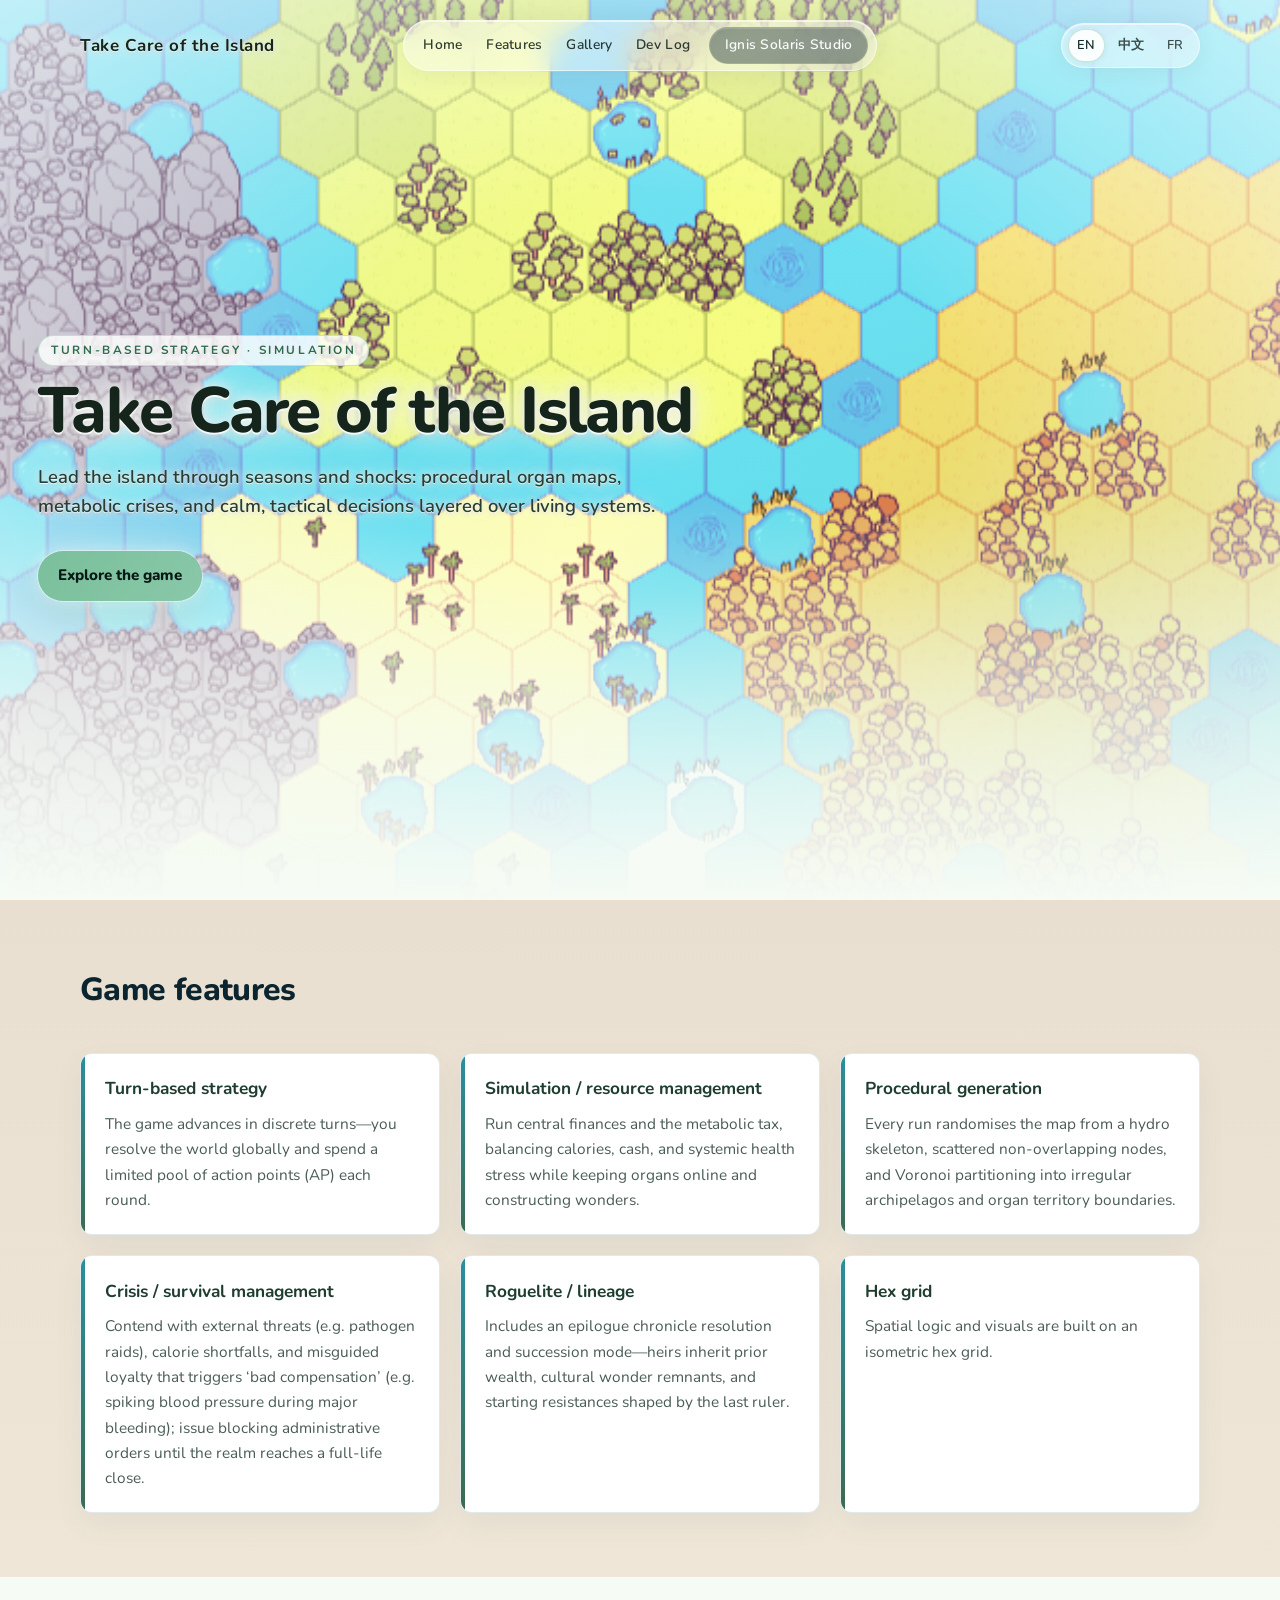
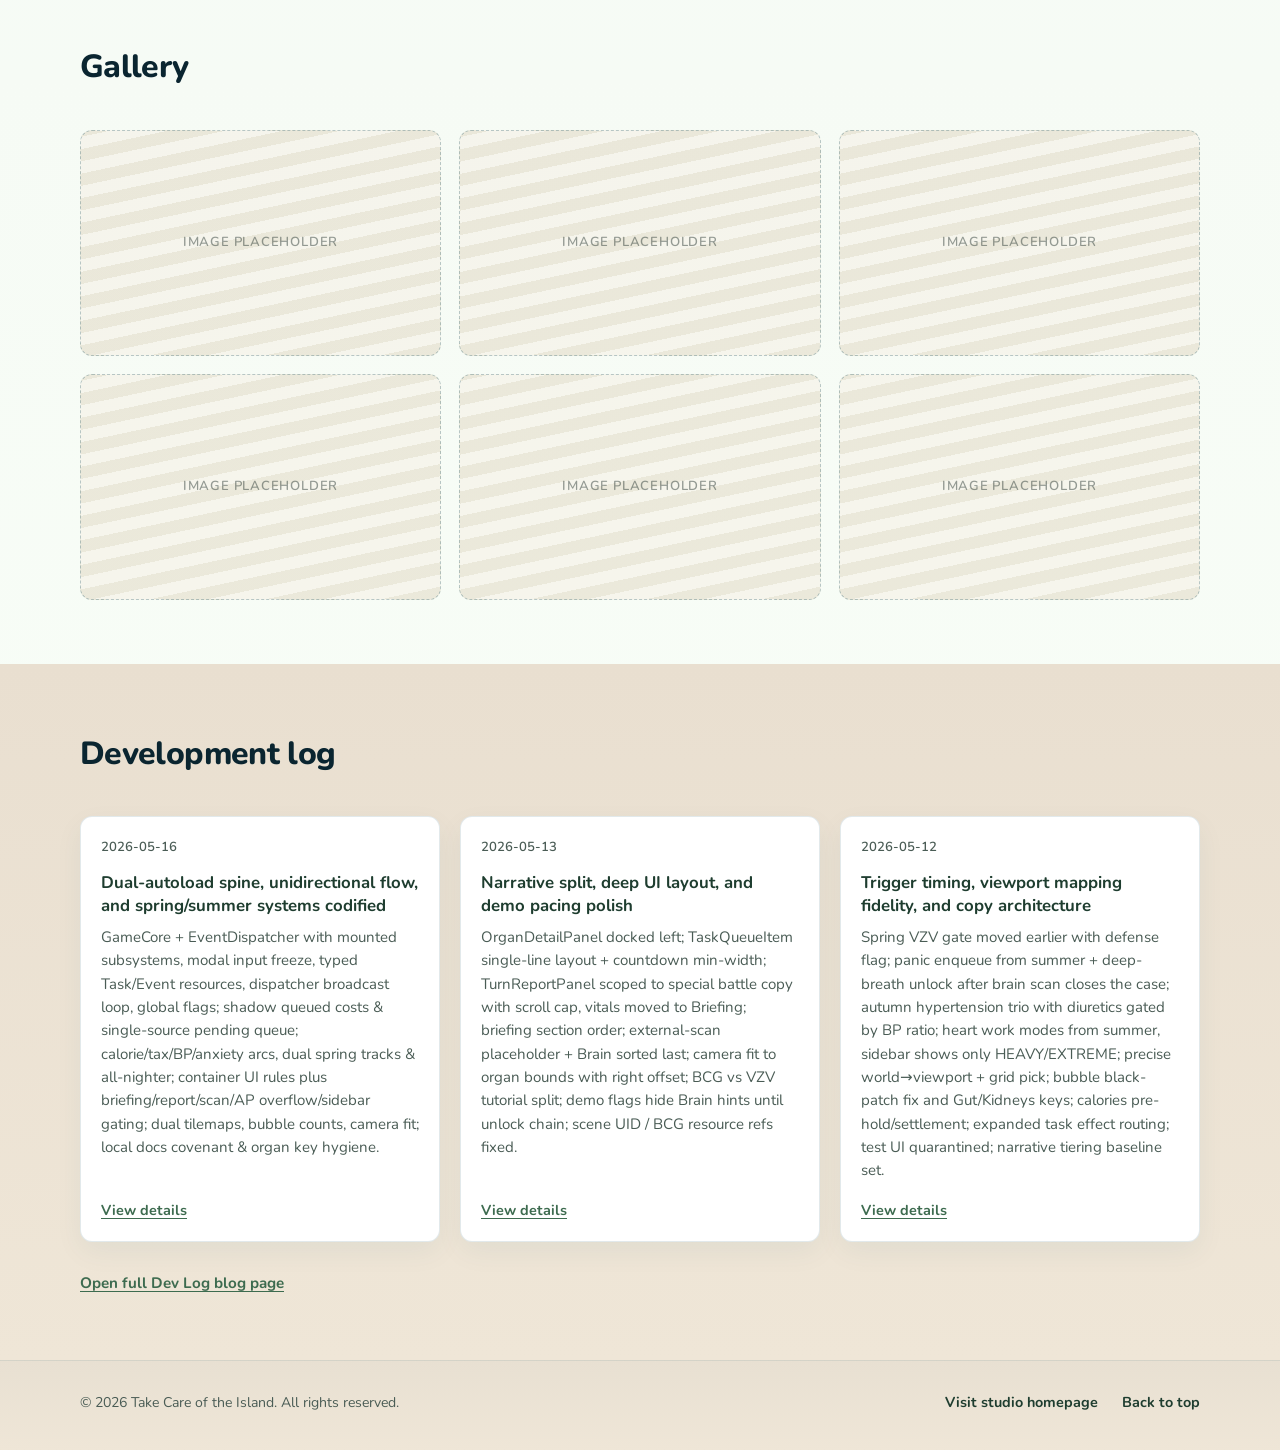
<file: index.html>
<!DOCTYPE html>
<html lang="en">
  <head>
    <meta charset="utf-8" />
    <meta name="viewport" content="width=device-width, initial-scale=1" />
    <meta
      name="description"
      content="Take Care of the Island — turn-based strategy simulation with procedural maps and metabolic crises."
    />
    <title>Take Care of the Island | Ignis Solaris Studio</title>
    <link rel="preconnect" href="https://fonts.googleapis.com" />
    <link rel="preconnect" href="https://fonts.gstatic.com" crossorigin />
    <link
      href="https://fonts.googleapis.com/css2?family=Nunito:wght@400;600;700;800&display=swap"
      rel="stylesheet"
    />
    <link rel="stylesheet" href="style.css" />
  </head>
  <body>
    <a class="skip-link" href="#main" data-i18n="a11y.skip">Skip to content</a>

    <header class="hero" id="top" aria-labelledby="hero-title">
      <div class="hero-media" aria-hidden="true"></div>
      <div class="hero-overlay" aria-hidden="true"></div>
      <nav class="hero-nav" aria-label="Primary">
        <div class="hero-nav-inner">
          <a class="brand hero-brand" href="index.html#top">Take Care of the Island</a>
          <div class="hero-nav-menu-wrap">
            <div class="glass-nav-pill">
              <a href="#top" data-i18n="nav.home">Home</a>
              <a href="#features" data-i18n="nav.features">Features</a>
              <a href="#gallery" data-i18n="nav.gallery">Gallery</a>
              <a href="devlog.html" data-i18n="nav.devlog">Dev Log</a>
              <a
                class="glass-nav-studio"
                href="https://ignissolarisstudio.com/?lang=en#welcome"
                target="_blank"
                rel="noopener noreferrer"
                data-studio-link
                data-i18n="nav.studio"
                >Ignis Solaris Studio</a
              >
            </div>
          </div>
          <div class="lang-switch lang-switch--glass" role="group" aria-label="Language">
            <button type="button" data-lang="en" aria-current="true">EN</button>
            <button type="button" data-lang="zh">中文</button>
            <button type="button" data-lang="fr">FR</button>
          </div>
        </div>
      </nav>
      <div class="hero-content">
        <p class="hero-eyebrow" data-i18n="hero.eyebrow">Turn-based strategy · simulation</p>
        <h1 id="hero-title">Take Care of the Island</h1>
        <p class="hero-subtitle" data-i18n="hero.tagline"></p>
        <div class="hero-actions">
          <a class="hero-cta" href="#features" data-i18n="hero.cta.explore">Explore the game</a>
        </div>
      </div>
    </header>

    <main id="main">
      <section class="section section--muted" id="features" aria-labelledby="features-title">
        <div class="section__inner">
          <header class="section__head">
            <h2 class="section__title" id="features-title" data-i18n="features.title">Game features</h2>
          </header>
          <div class="feature-grid">
            <article class="feature-card">
              <h3 data-i18n="features.f1.title"></h3>
              <p data-i18n="features.f1.body"></p>
            </article>
            <article class="feature-card">
              <h3 data-i18n="features.f2.title"></h3>
              <p data-i18n="features.f2.body"></p>
            </article>
            <article class="feature-card">
              <h3 data-i18n="features.f3.title"></h3>
              <p data-i18n="features.f3.body"></p>
            </article>
            <article class="feature-card">
              <h3 data-i18n="features.f4.title"></h3>
              <p data-i18n="features.f4.body"></p>
            </article>
            <article class="feature-card">
              <h3 data-i18n="features.f5.title"></h3>
              <p data-i18n="features.f5.body"></p>
            </article>
            <article class="feature-card">
              <h3 data-i18n="features.f6.title"></h3>
              <p data-i18n="features.f6.body"></p>
            </article>
          </div>
        </div>
      </section>

      <section class="section" id="gallery" aria-labelledby="gallery-title">
        <div class="section__inner">
          <header class="section__head">
            <h2 class="section__title" id="gallery-title" data-i18n="gallery.title">Gallery</h2>
          </header>
          <div class="gallery-grid" role="list">
            <div class="gallery-item" role="listitem"><span data-i18n="gallery.placeholder"></span></div>
            <div class="gallery-item" role="listitem"><span data-i18n="gallery.placeholder"></span></div>
            <div class="gallery-item" role="listitem"><span data-i18n="gallery.placeholder"></span></div>
            <div class="gallery-item" role="listitem"><span data-i18n="gallery.placeholder"></span></div>
            <div class="gallery-item" role="listitem"><span data-i18n="gallery.placeholder"></span></div>
            <div class="gallery-item" role="listitem"><span data-i18n="gallery.placeholder"></span></div>
          </div>
        </div>
      </section>

      <section class="section section--muted" id="devlog" aria-labelledby="devlog-title">
        <div class="section__inner">
          <header class="section__head">
            <h2 class="section__title" id="devlog-title" data-i18n="devlog.title">Development log</h2>
            <p class="section__lead" data-i18n="devlog.lead"></p>
          </header>
          <div class="devlog-cards" id="devlog-cards"></div>
          <p class="devlog-open-full">
            <a class="devlog-open-full__link" href="devlog.html" data-i18n="devlog.openFull"></a>
          </p>
        </div>
      </section>
    </main>

    <footer class="site-footer">
      <div class="footer-bar">
        <p class="footer-copy">
          © <span id="y"></span> <span data-i18n="footer.copyLine"></span>
        </p>
        <nav class="footer-links" aria-label="Footer">
          <a
            href="https://ignissolarisstudio.com/?lang=en#welcome"
            target="_blank"
            rel="noopener noreferrer"
            data-studio-link
            data-i18n="footer.visitStudio"
            >Visit studio</a
          >
          <a href="#top" data-i18n="footer.top">Back to top</a>
        </nav>
      </div>
    </footer>

    <dialog class="devlog-dialog" id="devlog-dialog">
      <div class="devlog-dialog__panel" role="document">
        <button type="button" class="devlog-dialog__close" data-i18n="devlog.close">Close</button>
        <div class="devlog-dialog__body" id="devlog-dialog-body"></div>
      </div>
    </dialog>

    <script src="main.js" defer></script>
  </body>
</html>
</file>
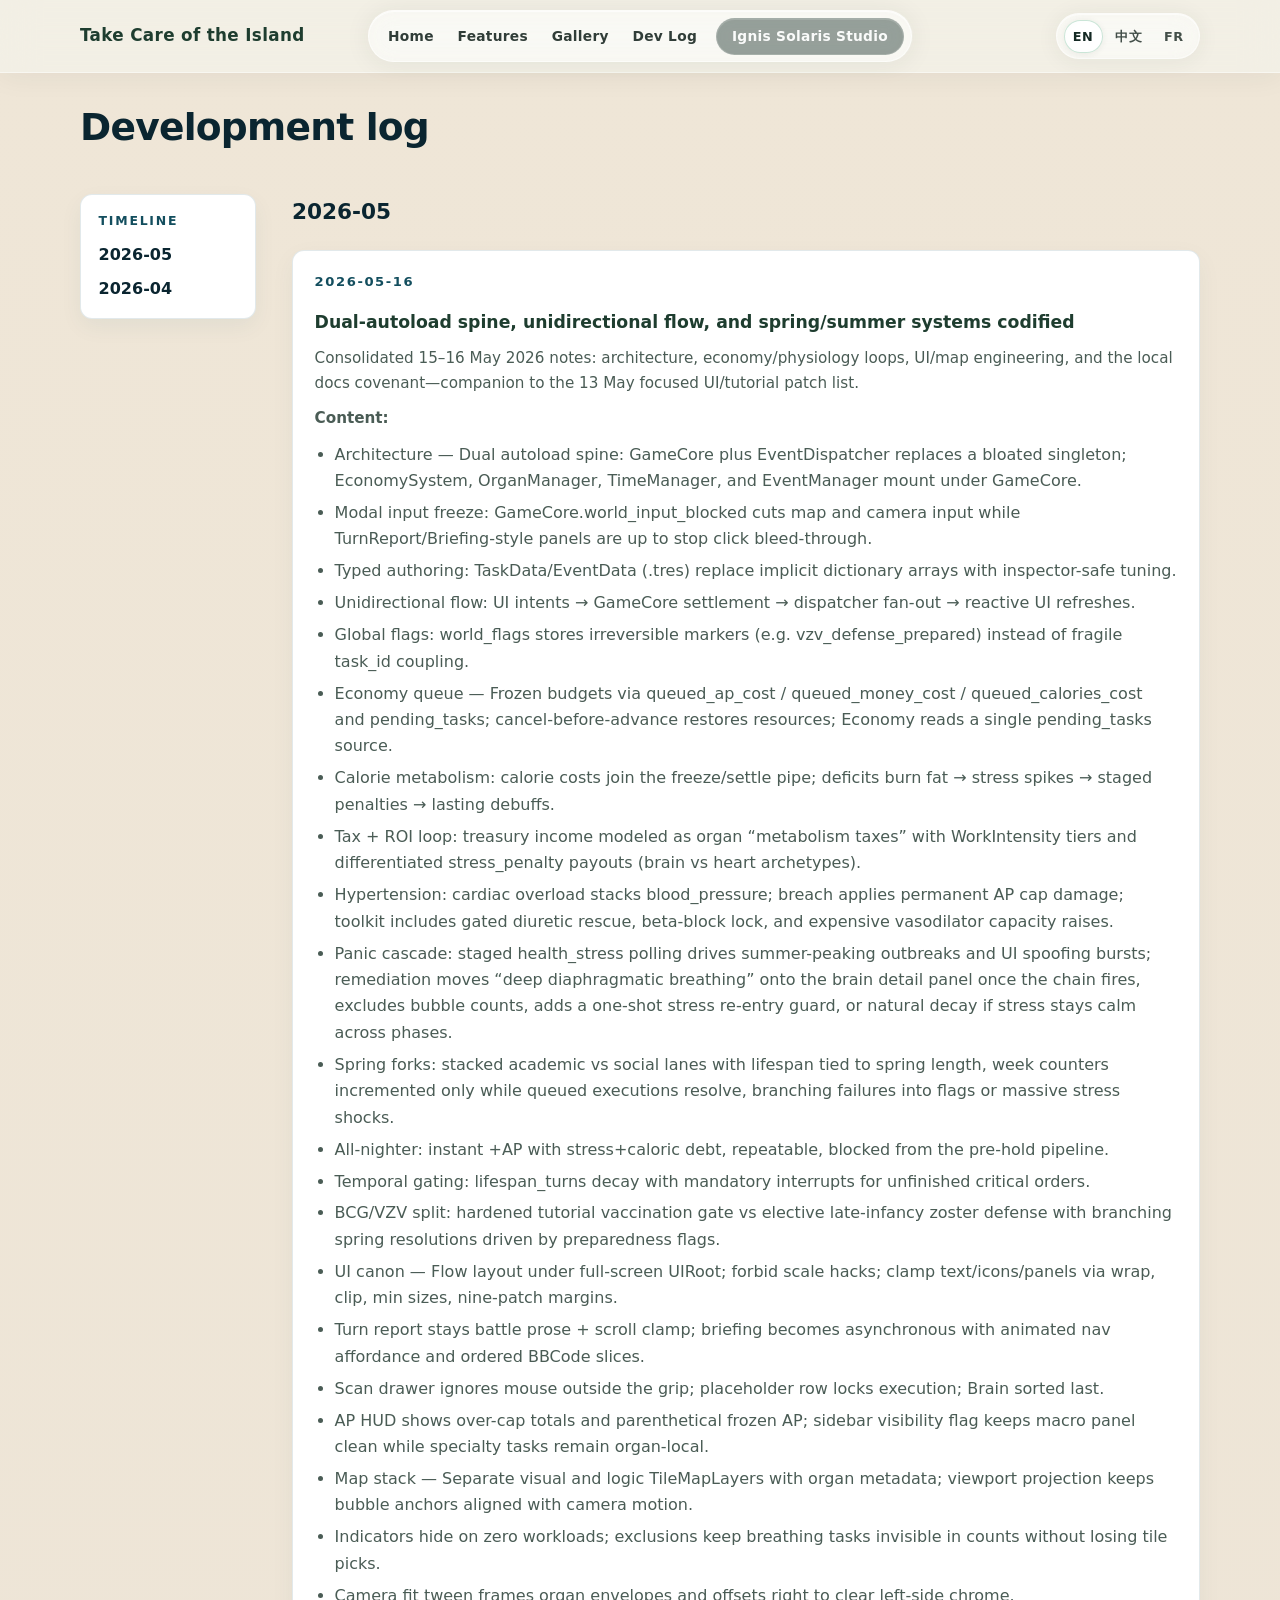
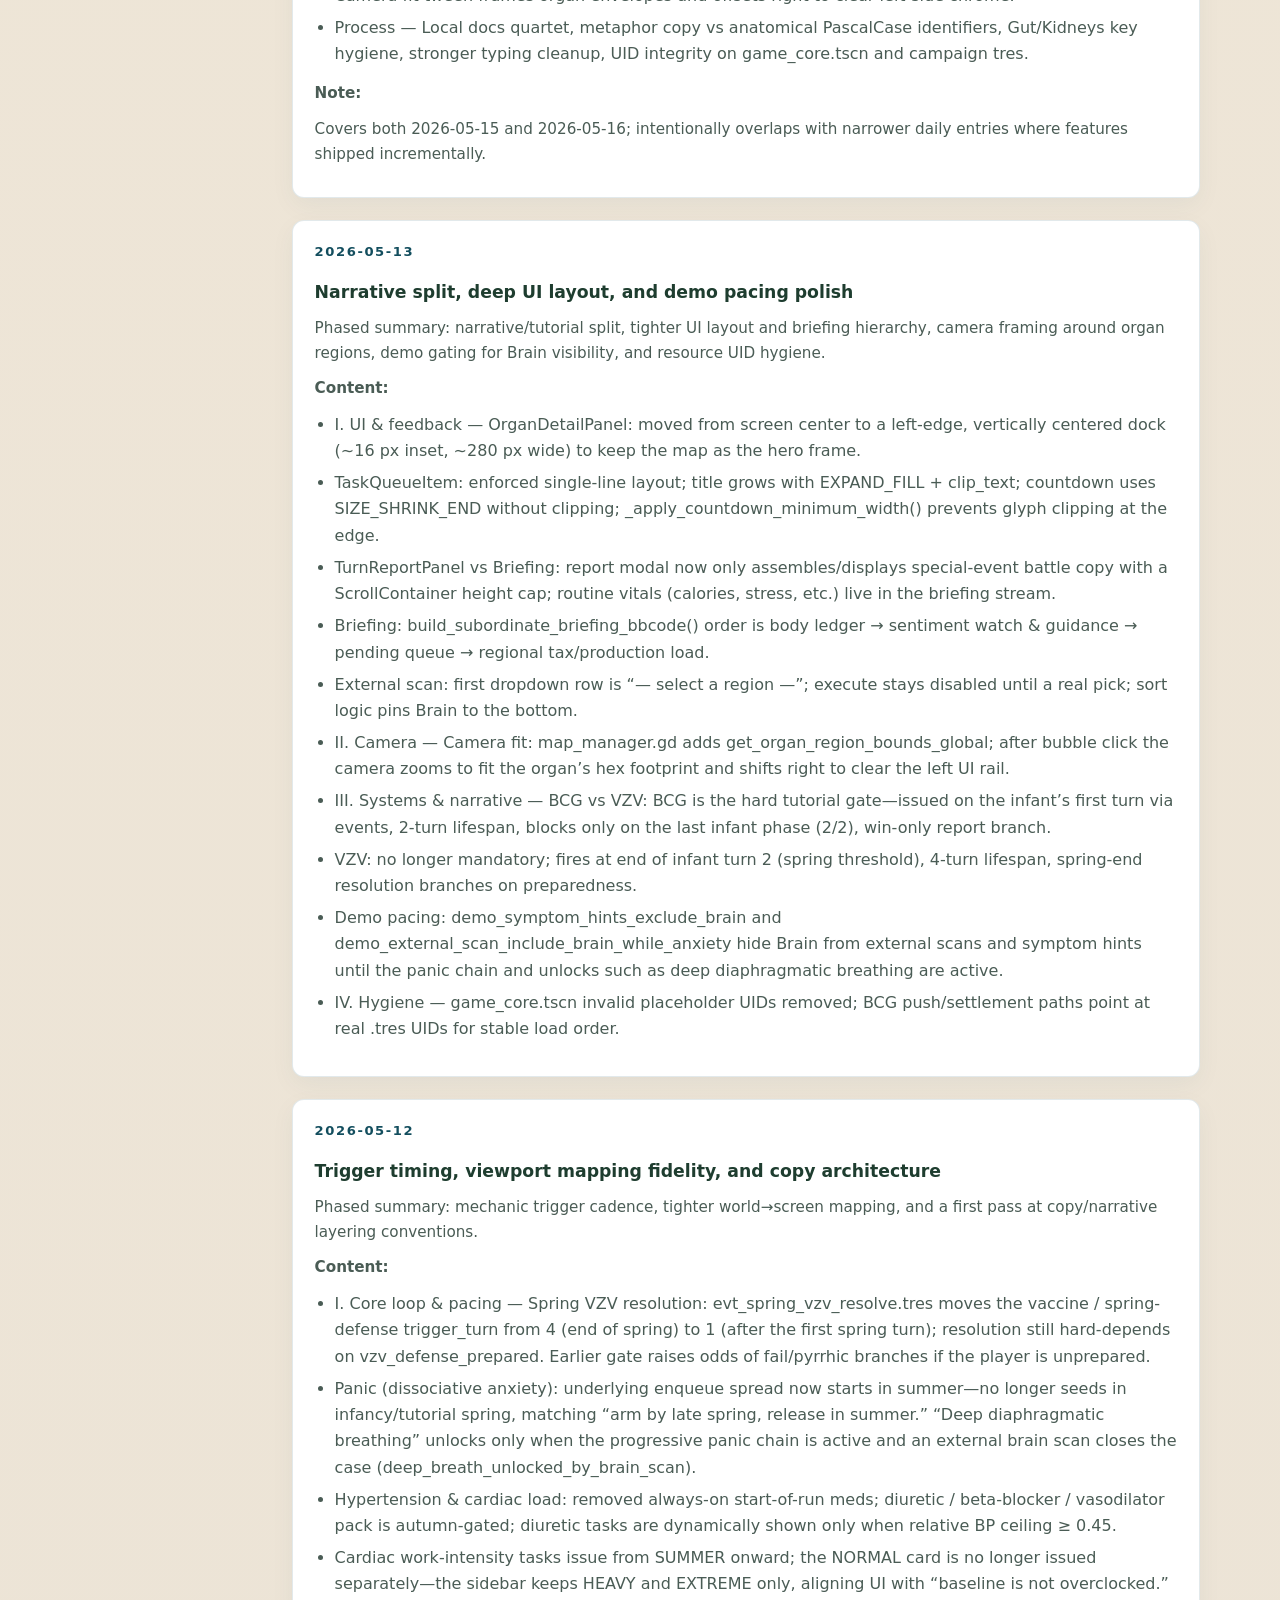
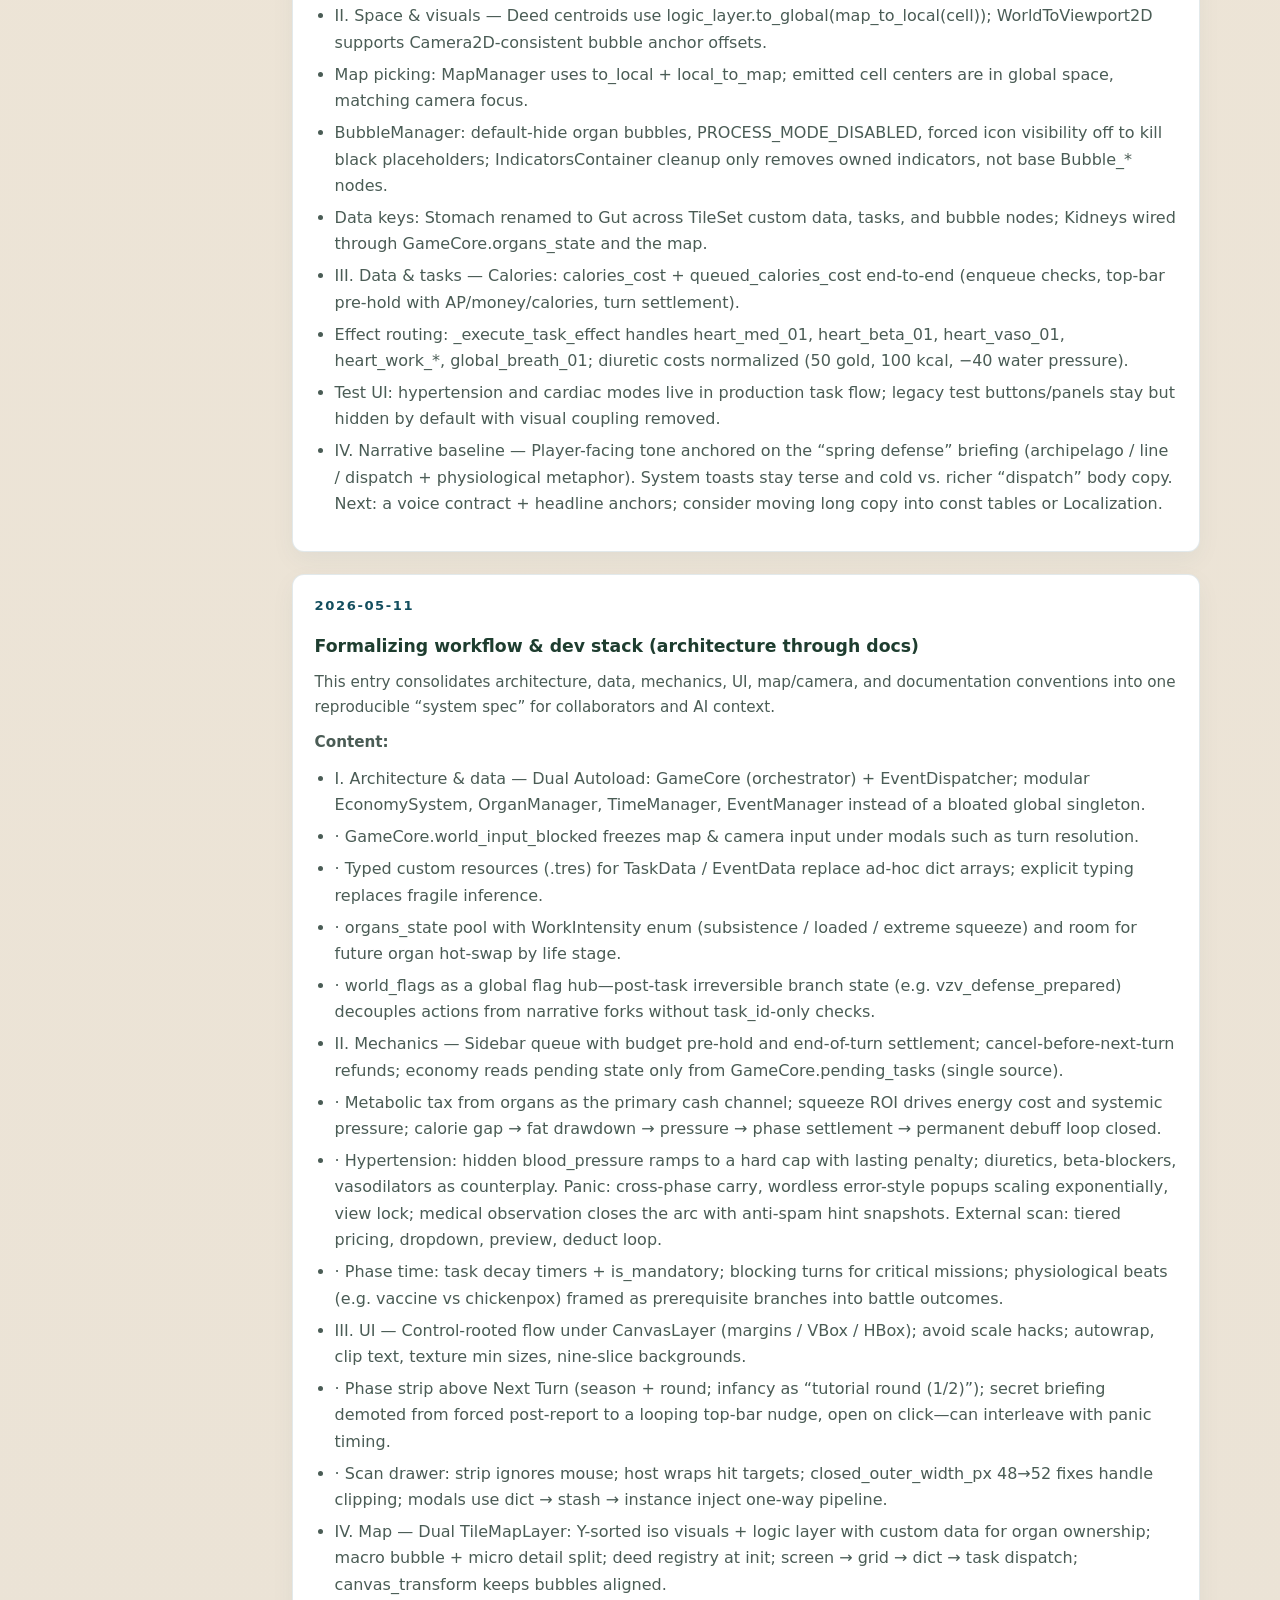
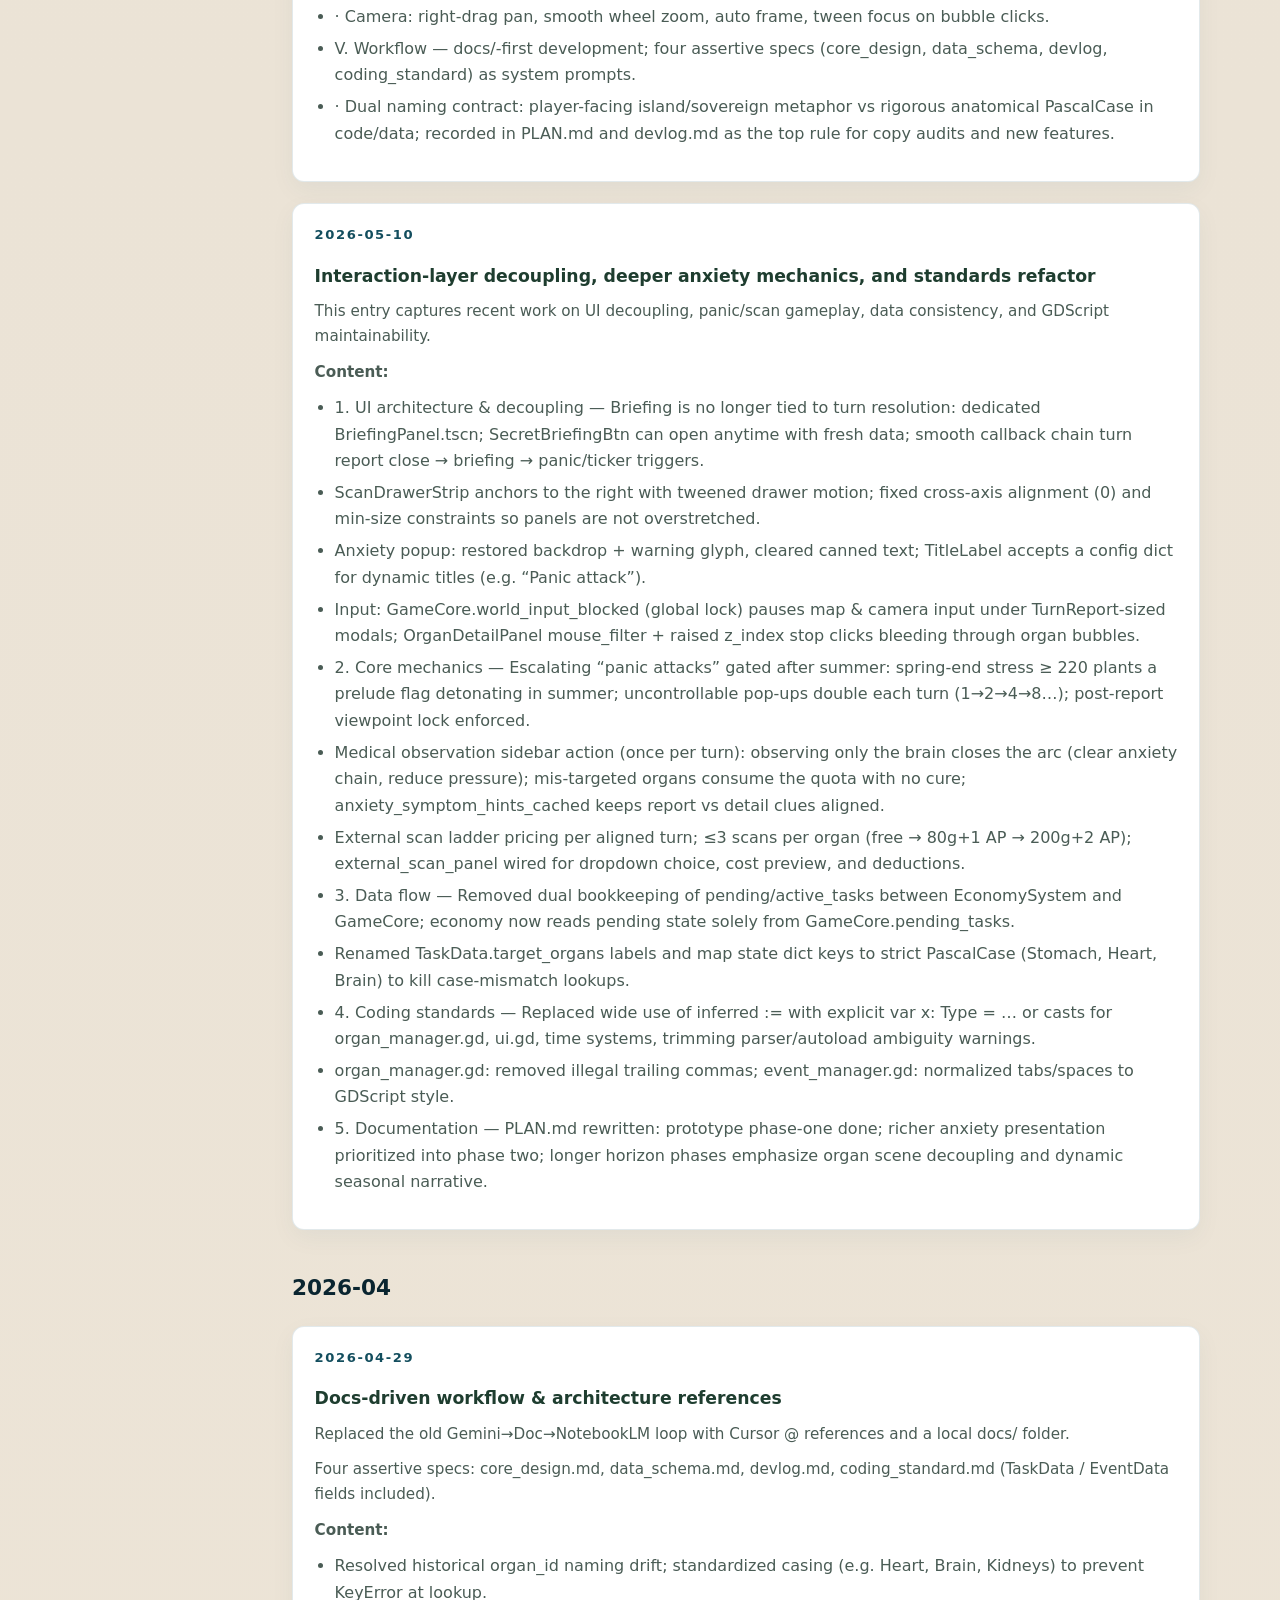
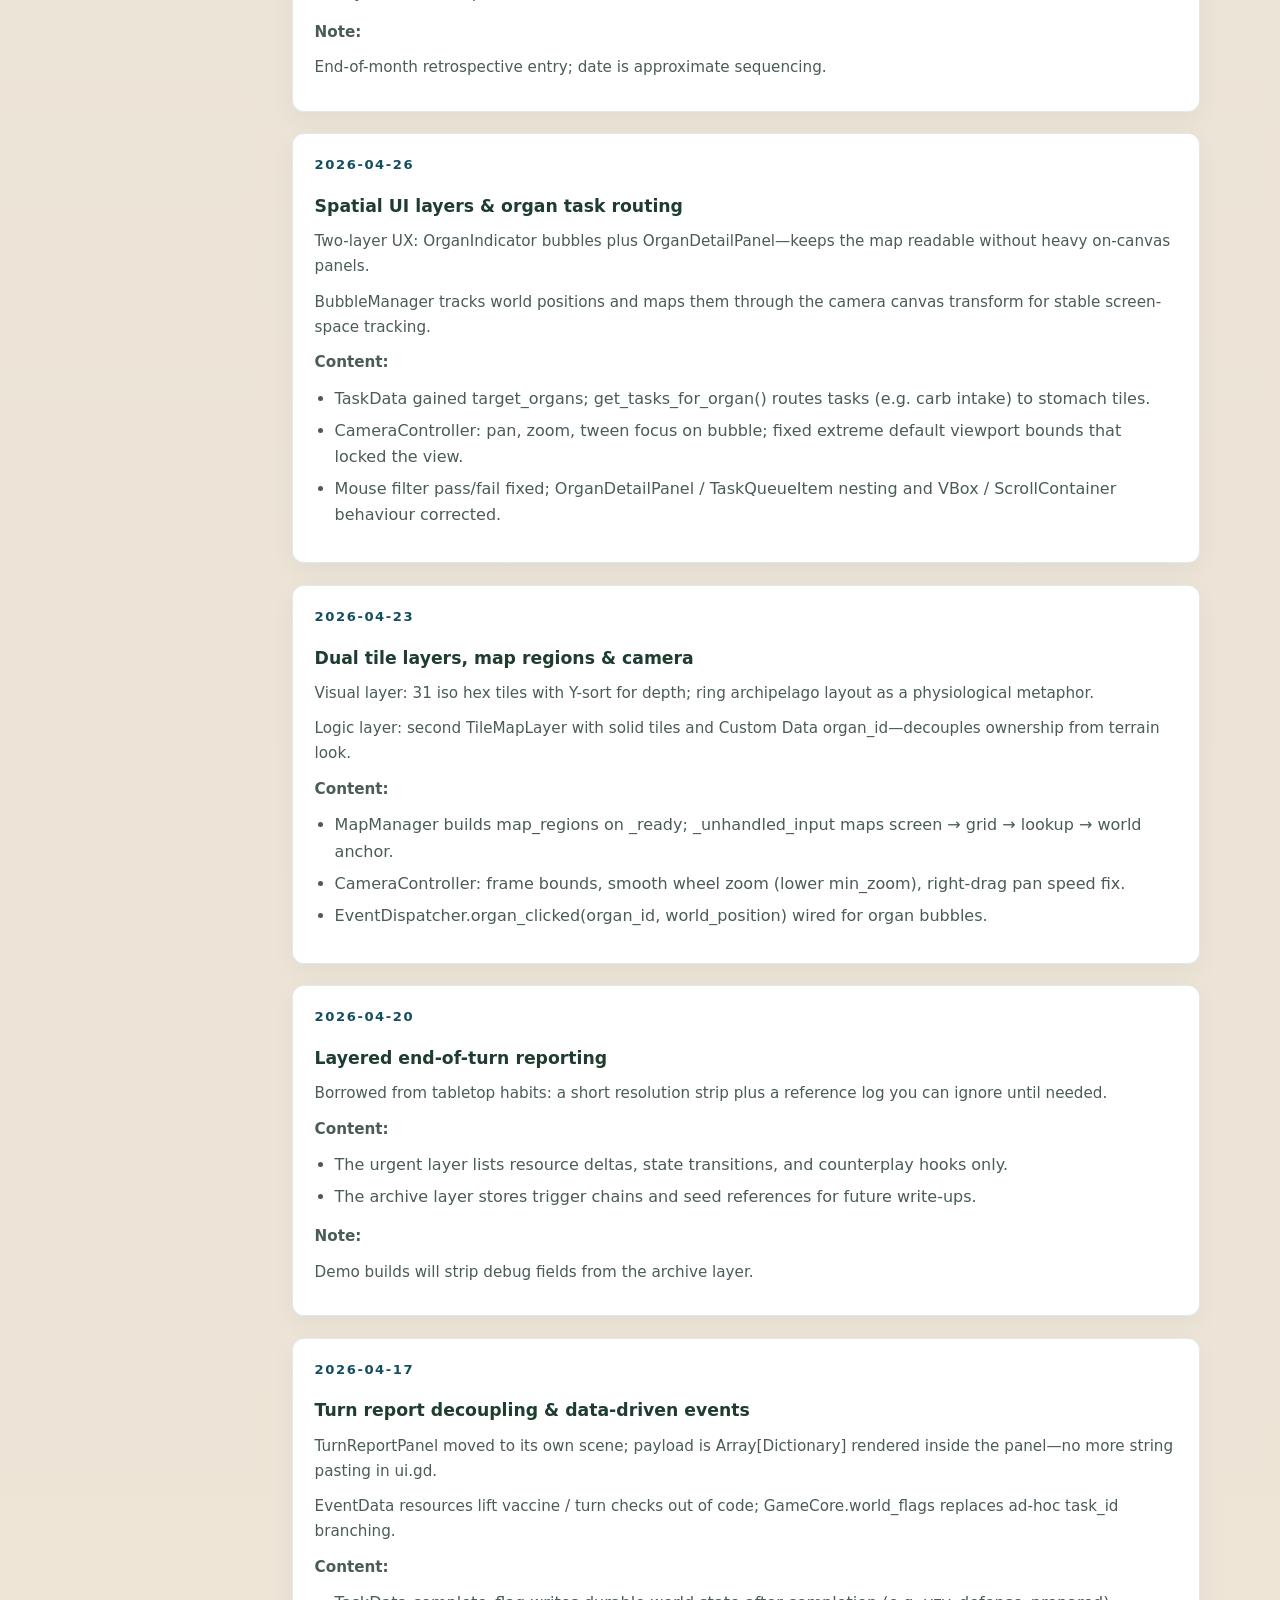
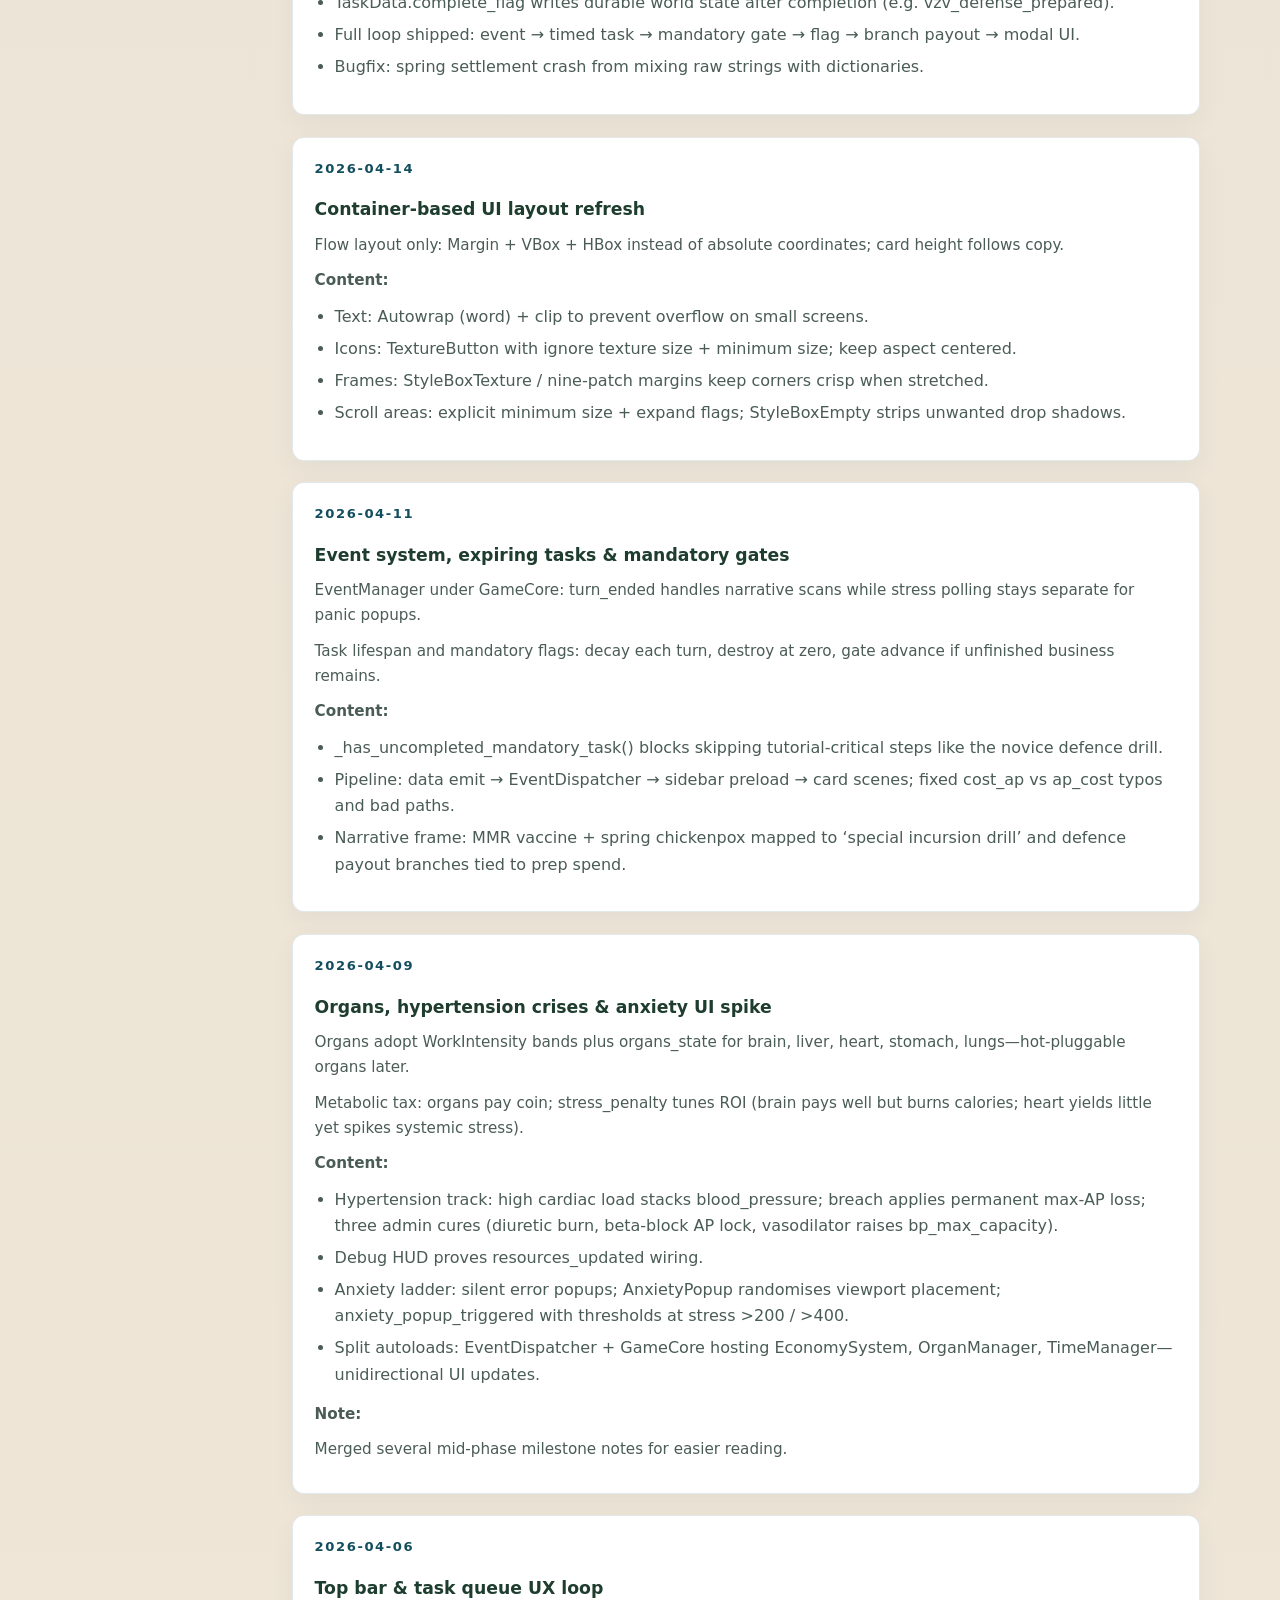
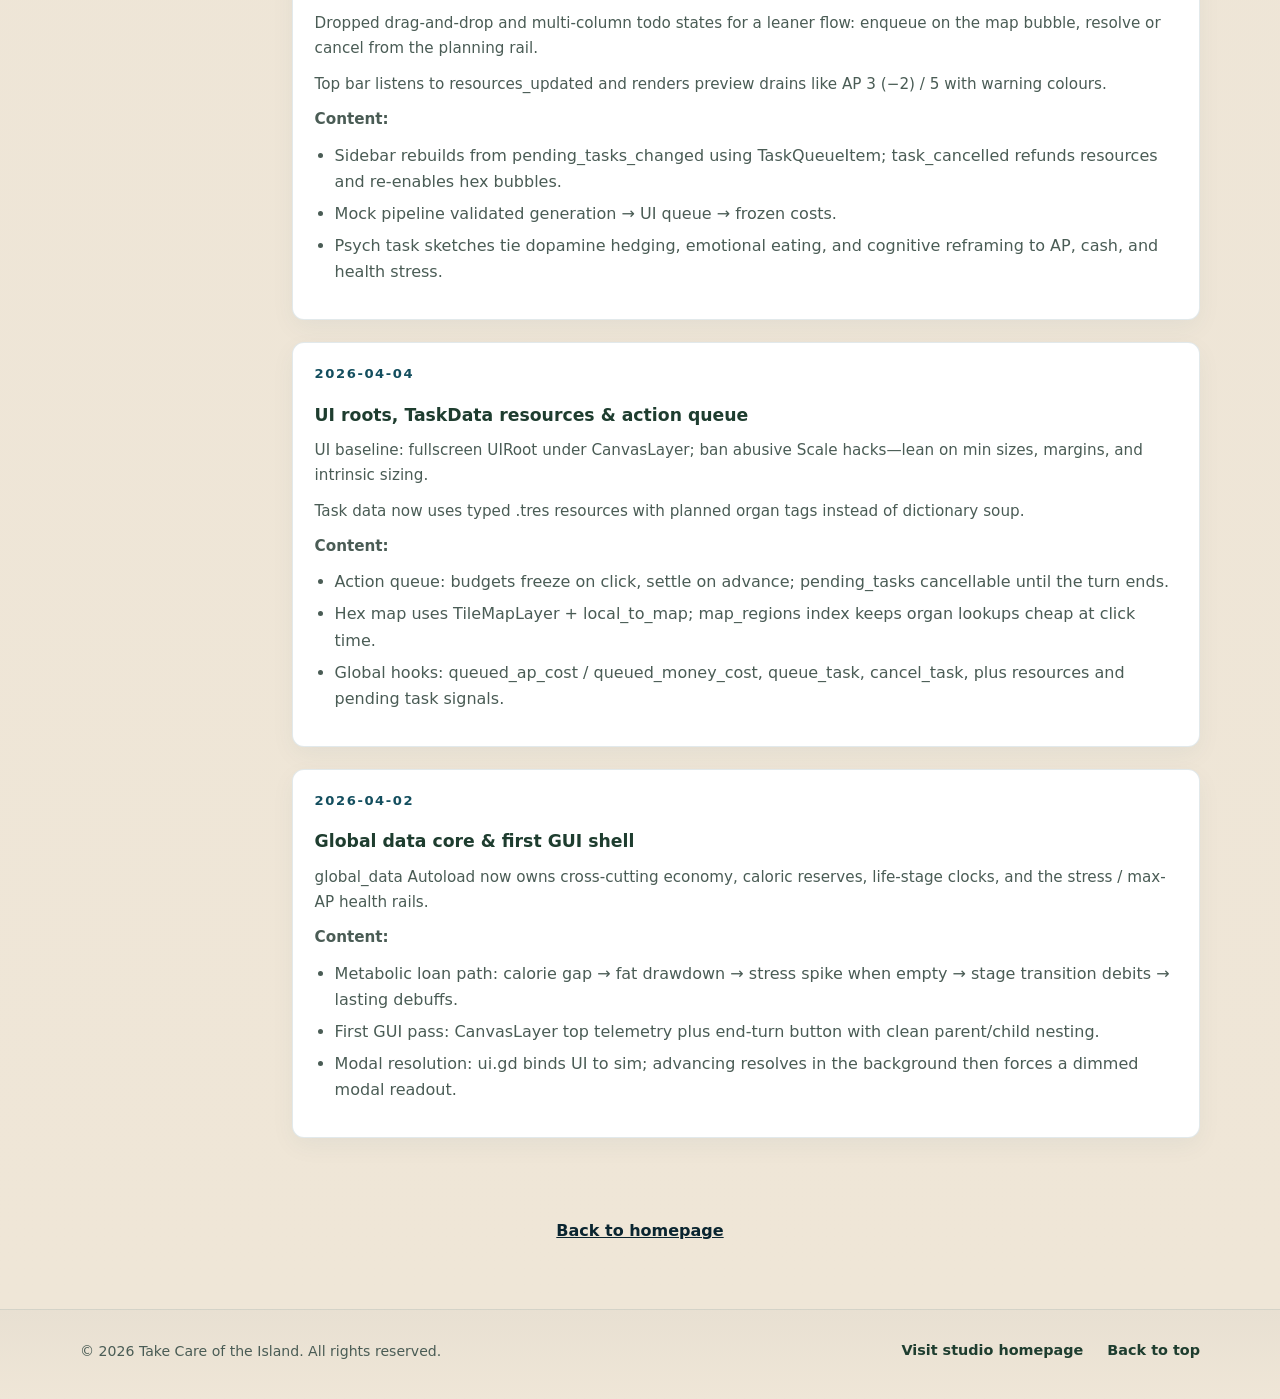
<file: devlog.html>
<!DOCTYPE html>
<html lang="en">
  <head>
    <meta charset="utf-8" />
    <meta name="viewport" content="width=device-width, initial-scale=1" />
    <meta name="description" content="Development log for Take Care of the Island." />
    <title>Development Log | Take Care of the Island</title>
    <link rel="stylesheet" href="style.css" />
  </head>
  <body class="page-devlog">
    <a class="skip-link" href="#main" data-i18n="a11y.skip">Skip to content</a>

    <header class="site-header site-header--glass" id="top">
      <div class="header-inner">
        <a class="brand" href="index.html#top">Take Care of the Island</a>
        <div class="header-nav-menu-wrap">
          <nav class="glass-nav-pill" aria-label="Primary">
            <a href="index.html#top" data-i18n="nav.home">Home</a>
            <a href="index.html#features" data-i18n="nav.features">Features</a>
            <a href="index.html#gallery" data-i18n="nav.gallery">Gallery</a>
            <a href="devlog.html" aria-current="page" data-i18n="nav.devlog">Dev Log</a>
            <a
              class="glass-nav-studio"
              href="https://ignissolarisstudio.com/?lang=en#welcome"
              target="_blank"
              rel="noopener noreferrer"
              data-studio-link
              data-i18n="nav.studio"
              >Ignis Solaris Studio</a
            >
          </nav>
        </div>
        <div class="lang-switch lang-switch--glass" role="group" aria-label="Language">
          <button type="button" data-lang="en" aria-current="true">EN</button>
          <button type="button" data-lang="zh">中文</button>
          <button type="button" data-lang="fr">FR</button>
        </div>
      </div>
    </header>

    <main class="sub-main" id="main">
      <div class="section__inner devlog-page">
        <header class="section__head devlog-page__head">
          <h1 class="section__title devlog-page__title" data-i18n="devlog.pageTitle">Development log</h1>
        </header>
        <div class="devlog-timeline" id="devlog-timeline"></div>
        <p class="devlog-back">
          <a href="index.html#top" data-i18n="devlog.backHome">Back to homepage</a>
        </p>
      </div>
    </main>

    <footer class="site-footer">
      <div class="footer-bar">
        <p class="footer-copy">
          © <span id="y"></span> <span data-i18n="footer.copyLine"></span>
        </p>
        <nav class="footer-links" aria-label="Footer">
          <a
            href="https://ignissolarisstudio.com/?lang=en#welcome"
            target="_blank"
            rel="noopener noreferrer"
            data-studio-link
            data-i18n="footer.visitStudio"
            >Visit studio</a
          >
          <a href="index.html#top" data-i18n="footer.top">Back to top</a>
        </nav>
      </div>
    </footer>

    <script src="main.js" defer></script>
  </body>
</html>
</file>
<file: style.css>
/* Take Care of the Island — landing theme: island / nature / strategy */

:root {
  --bg: #f6fbf5;
  --primary: #7abf9b;
  --primary-deep: #4f9271;
  --line: #d6eadf;
  --shadow: 0 14px 30px rgba(78, 121, 101, 0.14);

  --ocean-deep: #0a2530;
  --ocean-mid: #134e5e;
  --ocean-light: #1f6f7a;
  --lagoon: #2a8f9d;
  --sand: #d4c4a8;
  --sand-bright: #efe6d7;
  --canopy: #1e3d2f;
  --fern: #3d6b4f;
  --mist: rgba(239, 230, 215, 0.08);
  --text-on-dark: #f4efe6;
  --text-muted-dark: rgba(244, 239, 230, 0.72);
  --text-body: #1c2a26;
  --text-muted-body: #4a5c55;
  --accent: #c9a962;
  --accent-soft: rgba(201, 169, 98, 0.25);
  --grid-line: rgba(19, 78, 94, 0.12);
  --shadow-soft: 0 18px 50px rgba(10, 37, 48, 0.35);
  --radius-card: 12px;
  --radius-lg: 20px;
  --nav-h: 4rem;
  --max: 1120px;
}

*,
*::before,
*::after {
  box-sizing: border-box;
}

html {
  scroll-behavior: smooth;
}

body {
  margin: 0;
  color: var(--text-body);
  background: linear-gradient(180deg, #f3fbff 0%, #f6fbf5 55%, #f9fff8 100%);
  font-family:
    Nunito,
    system-ui,
    -apple-system,
    "Segoe UI",
    Roboto,
    "Helvetica Neue",
    Arial,
    "PingFang SC",
    "Microsoft YaHei UI",
    "Microsoft YaHei",
    sans-serif;
  font-size: 1rem;
  line-height: 1.65;
  min-height: 100vh;
}

img {
  max-width: 100%;
  height: auto;
  display: block;
}

a {
  color: var(--ocean-mid);
  text-decoration-skip-ink: auto;
}

a:hover {
  color: var(--ocean-deep);
}

.skip-link {
  position: absolute;
  left: -9999px;
  top: 0;
  z-index: 200;
  padding: 0.5rem 0.85rem;
  background: var(--sand-bright);
  border: 1px solid var(--grid-line);
  color: var(--text-body);
}

.skip-link:focus {
  left: 0.75rem;
  top: 0.75rem;
}

/* ---------- Header ---------- */

.site-header {
  position: fixed;
  top: 0;
  left: 0;
  right: 0;
  z-index: 50;
  min-height: var(--nav-h);
  display: flex;
  align-items: center;
  background: linear-gradient(
    180deg,
    rgba(239, 230, 215, 0.94) 0%,
    rgba(239, 230, 215, 0.82) 100%
  );
  backdrop-filter: blur(12px);
  border-bottom: 1px solid var(--grid-line);
}

.site-header--glass {
  background: rgba(246, 251, 245, 0.45);
  -webkit-backdrop-filter: blur(18px);
  backdrop-filter: blur(18px);
  border-bottom: 1px solid rgba(255, 255, 255, 0.45);
  box-shadow: 0 4px 28px rgba(38, 52, 44, 0.06);
}

.header-inner {
  width: min(100% - 1.75rem, var(--max));
  margin-inline: auto;
  display: grid;
  grid-template-columns: minmax(0, 1fr) auto minmax(0, 1fr);
  align-items: center;
  gap: 0.75rem 1rem;
  padding-block: 0.65rem;
}

.header-nav-menu-wrap {
  min-width: 0;
  display: flex;
  justify-content: center;
  max-width: 100%;
}

.brand {
  font-weight: 700;
  font-size: clamp(0.95rem, 2.5vw, 1.05rem);
  letter-spacing: 0.02em;
  color: var(--canopy);
  text-decoration: none;
  flex-shrink: 0;
}

.brand:hover {
  color: var(--ocean-mid);
  text-decoration: none;
}

.lang-switch {
  display: inline-flex;
  align-items: center;
  gap: 0.2rem;
  margin-left: auto;
  flex-shrink: 0;
}

.lang-switch button {
  font: inherit;
  font-size: 0.82rem;
  font-weight: 600;
  letter-spacing: 0.06em;
  padding: 0.35rem 0.55rem;
  border: 1px solid transparent;
  border-radius: 999px;
  background: transparent;
  color: var(--text-muted-body);
  cursor: pointer;
  transition:
    background 0.2s ease,
    color 0.2s ease,
    border-color 0.2s ease;
}

.lang-switch button:hover {
  color: var(--ocean-deep);
  background: rgba(19, 78, 94, 0.08);
}

.lang-switch button[aria-current="true"] {
  color: var(--ocean-deep);
  background: rgba(255, 252, 247, 0.95);
  border-color: var(--grid-line);
}

.lang-switch span {
  opacity: 0.4;
  color: var(--text-muted-body);
  font-size: 0.75rem;
  user-select: none;
}

/* Glass nav pill (hero + site header) */
.glass-nav-pill {
  display: inline-flex;
  align-items: center;
  flex-wrap: wrap;
  gap: 0.3rem 0.65rem;
  padding: 0.4rem 0.5rem 0.4rem 0.8rem;
  border-radius: 999px;
  background: rgba(255, 255, 255, 0.42);
  -webkit-backdrop-filter: blur(14px);
  backdrop-filter: blur(14px);
  border: 1px solid rgba(255, 255, 255, 0.55);
  box-shadow:
    0 2px 26px rgba(38, 52, 44, 0.08),
    inset 0 1px 0 rgba(255, 255, 255, 0.62);
}

.glass-nav-pill a {
  color: rgba(26, 40, 34, 0.9);
  text-decoration: none;
  font-size: 0.86rem;
  font-weight: 600;
  letter-spacing: 0.02em;
  padding: 0.3rem 0.42rem;
  border-radius: 999px;
  transition:
    color 0.18s ease,
    background 0.18s ease;
  white-space: nowrap;
}

.glass-nav-pill > a:not(.glass-nav-studio):hover {
  color: var(--primary-deep);
  background: rgba(255, 255, 255, 0.45);
}

.glass-nav-studio {
  margin-left: 0.12rem;
  padding: 0.38rem 0.92rem !important;
  background: rgba(56, 76, 68, 0.52);
  -webkit-backdrop-filter: blur(10px);
  backdrop-filter: blur(10px);
  color: rgba(255, 255, 255, 0.96) !important;
  border: 1px solid rgba(255, 255, 255, 0.16);
  box-shadow: inset 0 1px 0 rgba(255, 255, 255, 0.14);
}

.glass-nav-studio:hover {
  background: rgba(46, 64, 56, 0.62);
  color: #fff !important;
}

.lang-switch--glass {
  gap: 0.2rem;
  padding: 0.32rem 0.38rem;
  border-radius: 999px;
  background: rgba(255, 255, 255, 0.42);
  -webkit-backdrop-filter: blur(14px);
  backdrop-filter: blur(14px);
  border: 1px solid rgba(255, 255, 255, 0.52);
  box-shadow:
    0 2px 22px rgba(38, 52, 44, 0.07),
    inset 0 1px 0 rgba(255, 255, 255, 0.58);
}

.lang-switch--glass button {
  font-size: 0.8rem;
  font-weight: 600;
  letter-spacing: 0.04em;
  padding: 0.32rem 0.52rem;
  border: 1px solid transparent;
  color: rgba(26, 40, 34, 0.82);
  background: transparent;
}

.lang-switch--glass button:hover {
  color: var(--primary-deep);
  background: rgba(255, 255, 255, 0.4);
}

.lang-switch--glass button[aria-current="true"] {
  color: #142924;
  background: rgba(255, 255, 255, 0.92);
  border-color: rgba(122, 191, 155, 0.4);
  box-shadow: 0 1px 6px rgba(38, 52, 44, 0.08);
}

@supports not ((-webkit-backdrop-filter: blur(1px)) or (backdrop-filter: blur(1px))) {
  .glass-nav-pill,
  .lang-switch--glass {
    background: rgba(255, 255, 255, 0.82);
  }

  .glass-nav-studio {
    background: rgba(72, 92, 82, 0.88);
  }
}

/* ---------- Hero (full viewport banner) ---------- */

.hero {
  position: relative;
  min-height: 100vh;
  min-height: 100dvh;
  display: grid;
  grid-template-rows: auto 1fr;
  grid-template-columns: minmax(0, 1fr);
  align-items: center;
  justify-items: stretch;
  padding-inline: clamp(1rem, 3vw, 2.4rem);
  padding-block: 0;
  overflow: hidden;
}

.hero-media {
  position: absolute;
  inset: 0;
  z-index: 0;
  pointer-events: none;
  background-color: #f7fcf9;
  background-image: url("Assets/island_hero.png");
  background-size: cover;
  background-position: center;
  transform: scale(1.06);
  transform-origin: center;
  filter: brightness(1.38) saturate(0.74);
  -webkit-mask-image: radial-gradient(
    ellipse 105% 95% at 50% 44%,
    #000 22%,
    rgba(0, 0, 0, 0.52) 52%,
    transparent 88%
  );
  mask-image: radial-gradient(
    ellipse 105% 95% at 50% 44%,
    #000 22%,
    rgba(0, 0, 0, 0.52) 52%,
    transparent 88%
  );
}

.hero::before {
  content: "";
  position: absolute;
  inset: 0;
  z-index: 1;
  pointer-events: none;
  background-image:
    radial-gradient(circle at 15% 20%, rgba(142, 210, 223, 0.1) 0%, transparent 42%),
    radial-gradient(circle at 85% 85%, rgba(122, 191, 155, 0.18) 0%, transparent 40%),
    linear-gradient(180deg, rgba(255, 255, 255, 0.2), rgba(255, 255, 255, 0.07));
}

.hero-overlay {
  position: absolute;
  inset: 0;
  z-index: 2;
  pointer-events: none;
  background-image: linear-gradient(180deg, rgba(249, 251, 250, 0.02), rgba(249, 251, 250, 0.02)),
    linear-gradient(
      180deg,
      transparent 0%,
      transparent 56%,
      rgba(246, 251, 245, 0.55) 78%,
      var(--bg) 100%
    );
}

.hero-nav {
  position: relative;
  z-index: 3;
  align-self: start;
  justify-self: stretch;
  padding-block: clamp(0.85rem, 2.2vh, 1.35rem) 0;
}

.hero-nav-inner {
  width: min(100%, var(--max));
  margin-inline: auto;
  display: grid;
  grid-template-columns: minmax(0, 1fr) auto minmax(0, 1fr);
  align-items: center;
  gap: 0.75rem 1rem;
}

.hero-brand.brand {
  font-weight: 700;
  font-size: clamp(0.92rem, 2.4vw, 1.06rem);
  letter-spacing: 0.03em;
  color: #15251c;
  text-decoration: none;
  justify-self: start;
  text-shadow:
    0 0 10px rgba(252, 253, 252, 0.95),
    0 0 22px rgba(248, 252, 249, 0.65),
    0 1px 0 rgba(255, 255, 255, 0.8),
    0 1px 5px rgba(38, 52, 44, 0.12);
}

.hero-brand.brand:hover {
  color: var(--primary-deep);
  text-decoration: none;
}

.hero-nav-menu-wrap {
  min-width: 0;
  display: flex;
  justify-content: center;
  justify-self: center;
  max-width: 100%;
}

.hero-nav .lang-switch--glass {
  margin-left: 0;
  justify-self: end;
}

@media (max-width: 900px) {
  .hero-nav-inner {
    grid-template-columns: 1fr auto;
  }

  .hero-nav-inner .hero-brand {
    grid-column: 1;
    grid-row: 1;
  }

  .hero-nav-inner .lang-switch--glass {
    grid-column: 2;
    grid-row: 1;
    justify-self: end;
  }

  .hero-nav-menu-wrap {
    grid-column: 1 / -1;
    grid-row: 2;
    justify-content: flex-start;
    overflow-x: auto;
    -webkit-overflow-scrolling: touch;
    scrollbar-width: thin;
    padding-bottom: 0.15rem;
  }

  .hero-nav-menu-wrap .glass-nav-pill {
    width: max-content;
    max-width: none;
  }
}

@media (max-width: 720px) {
  .header-inner {
    grid-template-columns: 1fr auto;
  }

  .header-inner .brand {
    grid-column: 1;
    grid-row: 1;
  }

  .header-inner .lang-switch--glass {
    grid-column: 2;
    grid-row: 1;
    justify-self: end;
  }

  .header-nav-menu-wrap {
    grid-column: 1 / -1;
    grid-row: 2;
    justify-content: flex-start;
    overflow-x: auto;
    -webkit-overflow-scrolling: touch;
    scrollbar-width: thin;
    padding-bottom: 0.15rem;
  }

  .header-nav-menu-wrap .glass-nav-pill {
    width: max-content;
    max-width: none;
  }
}

.hero-content {
  position: relative;
  z-index: 3;
  align-self: center;
  justify-self: start;
  width: 100%;
  max-width: 680px;
  margin-block: clamp(1rem, 6vh, 5rem);
  padding-bottom: clamp(1.75rem, 4vh, 2.75rem);
  text-align: left;
}

.hero-eyebrow {
  margin: 0 0 0.65rem;
  display: inline-flex;
  align-items: center;
  padding: 0.42em 1em 0.38em;
  font-size: 0.74rem;
  font-weight: 700;
  letter-spacing: 0.22em;
  text-transform: uppercase;
  color: #2d6a4d;
  background: rgba(255, 255, 255, 0.82);
  border: 1px solid rgba(122, 191, 155, 0.42);
  border-radius: 999px;
  text-shadow:
    0 0 6px rgba(252, 253, 252, 0.98),
    0 0 14px rgba(248, 252, 249, 0.88),
    0 0 24px rgba(248, 252, 249, 0.62),
    0 1px 0 rgba(255, 255, 255, 0.82),
    0 1px 3px rgba(38, 52, 44, 0.14);
}

.hero h1 {
  margin: 0 0 0.95rem;
  font-size: clamp(2rem, 6vw, 4rem);
  font-weight: 800;
  line-height: 1.1;
  letter-spacing: -0.03em;
  color: #15251c;
  text-shadow:
    0 0 12px rgba(252, 253, 252, 0.98),
    0 0 28px rgba(248, 252, 249, 0.92),
    0 0 52px rgba(248, 252, 249, 0.68),
    0 2px 0 rgba(255, 255, 255, 0.85),
    0 2px 10px rgba(38, 52, 44, 0.18),
    0 3px 14px rgba(38, 52, 44, 0.1);
}

.hero-subtitle {
  margin: 0 0 1.85rem;
  font-size: clamp(1rem, 2vw, 1.15rem);
  font-weight: 600;
  line-height: 1.62;
  max-width: 58ch;
  color: #2a3d34;
  text-shadow:
    0 0 6px rgba(252, 253, 252, 0.97),
    0 0 16px rgba(248, 252, 249, 0.85),
    0 0 30px rgba(248, 252, 249, 0.58),
    0 1px 0 rgba(255, 255, 255, 0.75),
    0 1px 4px rgba(38, 52, 44, 0.16);
}

.hero-actions {
  display: flex;
  flex-wrap: wrap;
  gap: 0.75rem 1rem;
  align-items: center;
}

.hero .hero-cta {
  display: inline-flex;
  align-items: center;
  justify-content: center;
  padding: 0.78rem 1.25rem;
  border-radius: 999px;
  font-family: inherit;
  font-weight: 800;
  font-size: 0.95rem;
  text-decoration: none;
  transition:
    transform 0.22s ease,
    box-shadow 0.22s ease;
}

.hero .hero-cta:not(.hero-cta--ghost) {
  color: #071912;
  background-image: linear-gradient(130deg, var(--primary), #89c8a9);
  border: none;
  box-shadow:
    0 0 0 1px rgba(255, 255, 255, 0.42),
    0 0 18px rgba(248, 252, 249, 0.48),
    0 0 38px rgba(248, 252, 249, 0.22),
    var(--shadow);
}

.hero .hero-cta:not(.hero-cta--ghost):hover {
  transform: translateY(-2px);
  color: #071912;
  text-decoration: none;
  filter: none;
  box-shadow:
    0 0 0 1px rgba(255, 255, 255, 0.52),
    0 0 22px rgba(248, 252, 249, 0.58),
    0 0 44px rgba(248, 252, 249, 0.32),
    0 16px 28px rgba(78, 121, 101, 0.22);
}

.hero .hero-cta--ghost {
  color: #1e4734;
  font-weight: 700;
  background: transparent;
  border: 1px solid rgba(122, 191, 155, 0.55);
  box-shadow:
    0 0 0 1px rgba(255, 255, 255, 0.22),
    0 0 12px rgba(248, 252, 249, 0.35);
  text-shadow:
    0 0 8px rgba(252, 253, 252, 0.92),
    0 1px 3px rgba(38, 52, 44, 0.12);
}

.hero .hero-cta--ghost:hover {
  transform: translateY(-1px);
  background: rgba(255, 255, 255, 0.4);
  color: var(--primary-deep);
  text-decoration: none;
  filter: none;
}

/* ---------- Sections ---------- */

.section {
  padding: 4rem 1.25rem;
}

.section--muted {
  background: linear-gradient(180deg, #e9dfd0 0%, var(--sand-bright) 100%);
}

.section__inner {
  width: min(100%, var(--max));
  margin-inline: auto;
}

.section__head {
  margin-bottom: 2.25rem;
  max-width: 42rem;
}

.section__title {
  margin: 0 0 0.6rem;
  font-size: clamp(1.45rem, 3vw, 2rem);
  font-weight: 800;
  letter-spacing: -0.02em;
  color: var(--ocean-deep);
}

.section__lead {
  margin: 0;
  font-size: 1.05rem;
  color: var(--text-muted-body);
}

/* Features */

.feature-grid {
  display: grid;
  gap: 1.25rem;
}

@media (min-width: 640px) {
  .feature-grid {
    grid-template-columns: repeat(2, 1fr);
  }
}

@media (min-width: 980px) {
  .feature-grid {
    grid-template-columns: repeat(3, 1fr);
  }
}

.feature-card {
  position: relative;
  padding: 1.35rem 1.35rem 1.35rem 1.5rem;
  border-radius: var(--radius-card);
  background: #fff;
  border: 1px solid var(--grid-line);
  box-shadow: 0 12px 30px rgba(19, 78, 94, 0.06);
  overflow: hidden;
}

.feature-card::before {
  content: "";
  position: absolute;
  left: 0;
  top: 0;
  bottom: 0;
  width: 4px;
  background: linear-gradient(180deg, var(--lagoon), var(--fern));
  border-radius: 4px 0 0 4px;
}

.feature-card h3 {
  margin: 0 0 0.45rem;
  font-size: 1.08rem;
  font-weight: 700;
  color: var(--canopy);
}

.feature-card p {
  margin: 0;
  color: var(--text-muted-body);
  font-size: 0.96rem;
}

/* Gallery */

.gallery-grid {
  display: grid;
  gap: 1rem;
}

@media (min-width: 600px) {
  .gallery-grid {
    grid-template-columns: repeat(2, 1fr);
  }
}

@media (min-width: 900px) {
  .gallery-grid {
    grid-template-columns: repeat(3, 1fr);
    gap: 1.15rem;
  }
}

.gallery-item {
  aspect-ratio: 16 / 10;
  border-radius: var(--radius-card);
  border: 1px dashed rgba(19, 78, 94, 0.28);
  background:
    repeating-linear-gradient(
      -12deg,
      rgba(212, 196, 168, 0.35),
      rgba(212, 196, 168, 0.35) 12px,
      rgba(245, 240, 230, 0.6) 12px,
      rgba(245, 240, 230, 0.6) 24px
    );
  display: grid;
  place-items: center;
  color: rgba(26, 42, 38, 0.45);
  font-size: 0.82rem;
  font-weight: 600;
  letter-spacing: 0.06em;
  text-transform: uppercase;
}

/* Development log — landing preview */

.devlog-cards {
  display: grid;
  gap: 1.1rem;
  grid-template-columns: 1fr;
}

@media (min-width: 720px) {
  .devlog-cards {
    grid-template-columns: repeat(3, 1fr);
    gap: 1.25rem;
  }
}

.devlog-card {
  display: flex;
  flex-direction: column;
  min-height: 100%;
  padding: 1.2rem 1.25rem 1.15rem;
  border-radius: var(--radius-card);
  background: #fff;
  border: 1px solid rgba(19, 78, 94, 0.12);
  box-shadow: 0 10px 28px rgba(19, 78, 94, 0.06);
}

.devlog-card__date {
  margin: 0 0 0.85rem;
  font-size: 0.82rem;
  font-weight: 600;
  color: var(--text-muted-body);
}

.devlog-card__date time {
  text-decoration: none;
}

.devlog-card__title {
  margin: 0 0 0.55rem;
  font-size: 1.05rem;
  font-weight: 700;
  line-height: 1.35;
  color: var(--canopy);
}

.devlog-card__summary {
  margin: 0;
  flex: 1;
  font-size: 0.94rem;
  line-height: 1.55;
  color: var(--text-muted-body);
}

.devlog-card__actions {
  display: flex;
  justify-content: flex-start;
  margin-top: 1rem;
  padding-top: 0;
  border-top: none;
}

.devlog-card__details {
  font: inherit;
  font-weight: 700;
  font-size: 0.9rem;
  padding: 0;
  border: none;
  border-radius: 0;
  background: transparent;
  color: var(--fern);
  cursor: pointer;
  text-decoration: underline;
  text-underline-offset: 0.2em;
  text-align: left;
}

.devlog-card__details:hover {
  color: var(--ocean-mid);
  background: transparent;
}

.devlog-open-full {
  margin: 1.75rem 0 0;
  text-align: left;
}

.devlog-open-full__link {
  display: inline;
  padding: 0;
  border-radius: 0;
  font-weight: 700;
  font-size: 0.95rem;
  background: transparent;
  color: var(--fern);
  text-decoration: underline;
  text-underline-offset: 0.2em;
  border: none;
}

.devlog-open-full__link:hover {
  filter: none;
  color: var(--ocean-mid);
  text-decoration: underline;
}

/* Modal — details (native dialog) */

.devlog-dialog {
  width: min(92vw, 40rem);
  max-height: min(88vh, 36rem);
  padding: 0;
  border: none;
  border-radius: var(--radius-lg);
  background: transparent;
  box-shadow: none;
}

.devlog-dialog::backdrop {
  background: rgba(10, 37, 48, 0.55);
  backdrop-filter: blur(4px);
}

.devlog-dialog__panel {
  position: relative;
  max-height: min(88vh, 36rem);
  display: flex;
  flex-direction: column;
  border-radius: var(--radius-lg);
  background: var(--sand-bright);
  border: 1px solid rgba(19, 78, 94, 0.2);
  box-shadow: var(--shadow-soft);
  overflow: hidden;
}

.devlog-dialog__close {
  position: absolute;
  top: 0.65rem;
  right: 0.65rem;
  z-index: 2;
  font: inherit;
  font-size: 0.82rem;
  font-weight: 700;
  padding: 0.4rem 0.75rem;
  border-radius: 999px;
  border: 1px solid var(--grid-line);
  background: #fff;
  color: var(--ocean-deep);
  cursor: pointer;
}

.devlog-dialog__close:hover {
  background: var(--ocean-mid);
  border-color: var(--ocean-mid);
  color: var(--text-on-dark);
}

.devlog-dialog__body {
  overflow: auto;
  padding: 2.75rem 1.35rem 1.35rem;
  color: var(--text-body);
}

.devlog-dialog__date {
  margin: 0 0 1.25rem;
  font-size: 0.82rem;
  font-weight: 700;
  letter-spacing: 0.14em;
  text-transform: uppercase;
  color: var(--ocean-mid);
}

.devlog-detail__lang {
  margin-bottom: 1.35rem;
  padding-bottom: 1.15rem;
  border-bottom: 1px dashed rgba(19, 78, 94, 0.18);
}

.devlog-detail__lang:last-child {
  border-bottom: none;
  padding-bottom: 0;
  margin-bottom: 0;
}

.devlog-detail__lang h3 {
  margin: 0 0 0.55rem;
  font-size: 1.05rem;
  font-weight: 800;
  color: var(--canopy);
}

.devlog-detail__lang p {
  margin: 0 0 0.65rem;
  font-size: 0.95rem;
  color: var(--text-muted-body);
}

.devlog-detail__lang ul {
  margin: 0 0 0.85rem;
  padding-left: 1.25rem;
  color: var(--text-muted-body);
}

.devlog-detail__lang li + li {
  margin-top: 0.35rem;
}

/* Dev log full page */

.sub-main {
  padding: calc(var(--nav-h) + 2rem) 1.25rem 4rem;
  background: linear-gradient(180deg, var(--sand-bright) 0%, #ebe3d6 45%, var(--sand-bright) 100%);
  min-height: 50vh;
}

.devlog-page__title {
  font-size: clamp(1.6rem, 3.8vw, 2.35rem);
}

.devlog-timeline {
  display: grid;
  gap: 2rem;
}

@media (min-width: 900px) {
  .devlog-timeline {
    grid-template-columns: 11rem 1fr;
    align-items: start;
    gap: 2.25rem;
  }
}

.devlog-toc {
  position: sticky;
  top: calc(var(--nav-h) + 1rem);
  padding: 1rem 1.1rem;
  border-radius: var(--radius-card);
  background: #fff;
  border: 1px solid var(--grid-line);
  box-shadow: 0 8px 22px rgba(19, 78, 94, 0.06);
}

.devlog-toc h2 {
  margin: 0 0 0.65rem;
  font-size: 0.78rem;
  font-weight: 800;
  letter-spacing: 0.14em;
  text-transform: uppercase;
  color: var(--ocean-mid);
}

.devlog-toc ul {
  margin: 0;
  padding: 0;
  list-style: none;
  display: flex;
  flex-direction: column;
  gap: 0.45rem;
}

.devlog-toc a {
  font-weight: 600;
  color: var(--ocean-deep);
  text-decoration: none;
}

.devlog-toc a:hover {
  text-decoration: underline;
}

.devlog-month {
  margin-bottom: 2.5rem;
}

.devlog-month h2 {
  margin: 0 0 1.25rem;
  font-size: 1.35rem;
  font-weight: 800;
  color: var(--ocean-deep);
}

.devlog-full {
  padding: 1.25rem 1.35rem;
  margin-bottom: 1.35rem;
  border-radius: var(--radius-card);
  background: #fff;
  border: 1px solid var(--grid-line);
  box-shadow: 0 8px 24px rgba(19, 78, 94, 0.05);
}

.devlog-full__date {
  margin: 0 0 1rem;
  font-size: 0.82rem;
  font-weight: 700;
  letter-spacing: 0.12em;
  text-transform: uppercase;
  color: var(--ocean-mid);
}

.devlog-full .devlog-detail__lang h3 {
  font-size: 1.08rem;
}

.devlog-back {
  margin: 2.5rem 0 0;
  text-align: center;
}

.devlog-back a {
  font-weight: 700;
  color: var(--ocean-deep);
}

/* Footer */

.site-footer {
  padding: 1.85rem 1.25rem 2.25rem;
  margin: 0;
  background: linear-gradient(180deg, #e8e0d2 0%, var(--sand-bright) 100%);
  border-top: 1px solid rgba(19, 78, 94, 0.12);
  color: var(--text-muted-body);
}

.footer-bar {
  width: min(100%, var(--max));
  margin-inline: auto;
  display: flex;
  flex-wrap: wrap;
  align-items: center;
  justify-content: space-between;
  gap: 1rem 1.75rem;
}

.footer-bar .footer-copy {
  margin: 0;
  padding: 0;
  border: none;
  font-size: 0.88rem;
  color: var(--text-muted-body);
}

.footer-bar .footer-links {
  flex-direction: row;
  flex-wrap: wrap;
  gap: 0.75rem 1.5rem;
}

.footer-bar .footer-links a {
  color: var(--canopy);
  text-decoration: none;
  font-weight: 700;
  font-size: 0.9rem;
}

.footer-bar .footer-links a:hover {
  color: var(--ocean-mid);
  text-decoration: underline;
}

.footer-links {
  display: flex;
  flex-direction: row;
  flex-wrap: wrap;
  gap: 0.65rem 1.25rem;
  margin: 0;
  padding: 0;
  list-style: none;
}

.footer-links a {
  color: inherit;
  text-decoration: none;
}

.footer-copy {
  margin: 0;
}

@media (prefers-reduced-motion: reduce) {
  html {
    scroll-behavior: auto;
  }

  *,
  *::before,
  *::after {
    transition-duration: 0.001ms !important;
  }

  .hero .hero-cta:hover,
  .hero .hero-cta.hero-cta--ghost:hover {
    transform: none;
  }
}
</file>
